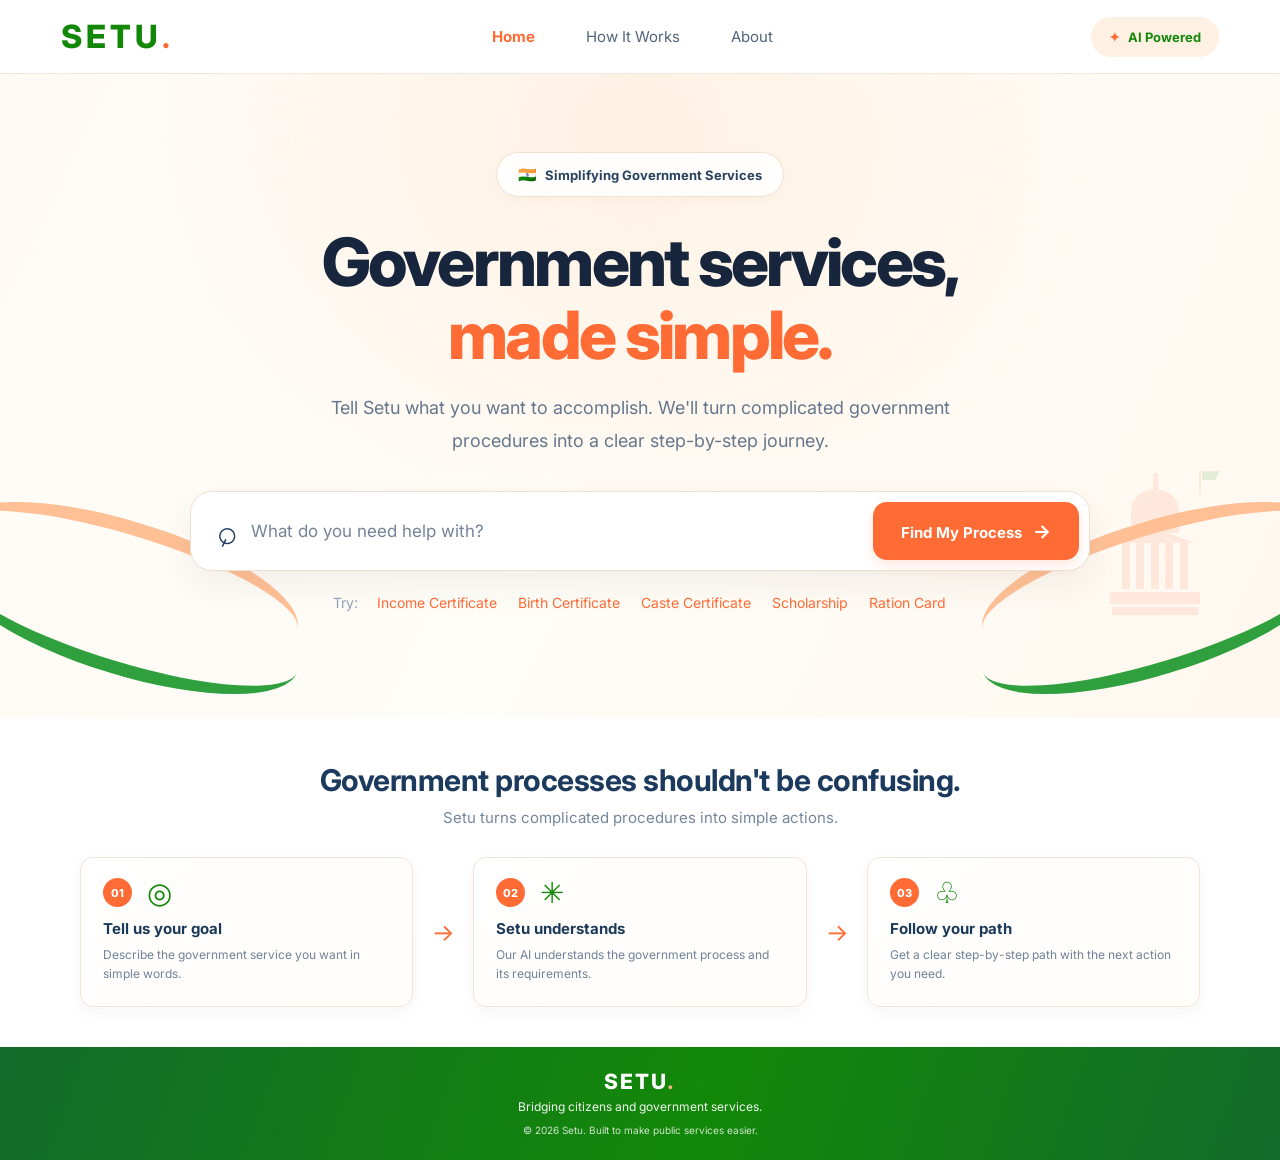
<file: index.html>
<!DOCTYPE html>
<html lang="en">
<head>
  <meta charset="UTF-8">
  <meta name="viewport" content="width=device-width, initial-scale=1.0">
  <title>Setu | Government Services Made Simple</title>
  <link rel="stylesheet" href="style.css">
</head>
<body>
  <header class="navbar">
    <a class="logo" href="#home" aria-label="Setu home">SE<span>TU</span><b>.</b></a>
    <nav aria-label="Main navigation">
      <a class="active" href="#home">Home</a>
      <a href="#how-it-works">How It Works</a>
      <a href="#about">About</a>
    </nav>
    <div class="ai-pill"><span>✦</span> AI Powered</div>
  </header>

  <main>
    <section class="hero" id="home">
      <div class="wave wave-left" aria-hidden="true">
        <span class="wave-orange"></span><span class="wave-green"></span>
      </div>
      <div class="wave wave-right" aria-hidden="true">
        <span class="wave-orange"></span><span class="wave-green"></span>
      </div>

      <div class="monument" aria-hidden="true">
        <div class="flag"></div>
        <div class="dome"></div>
        <div class="roof"></div>
        <div class="columns"><i></i><i></i><i></i><i></i><i></i></div>
        <div class="base"></div>
      </div>

      <div class="hero-content">
        <div class="badge"><span class="flag-emoji">🇮🇳</span> Simplifying Government Services</div>
        <h1>Government services,<br><span>made simple.</span></h1>
        <p class="hero-copy">Tell Setu what you want to accomplish. We'll turn complicated government<br class="desktop-break"> procedures into a clear step-by-step journey.</p>

        <form class="search-box" id="serviceForm">
          <span class="search-icon" aria-hidden="true">⌕</span>
          <input id="serviceInput" type="text" placeholder="What do you need help with?" aria-label="Government service you need" autocomplete="off">
          <button type="submit">Find My Process <span aria-hidden="true">→</span></button>
        </form>

        <div class="examples">
          <span class="try-label">Try:</span>
          <button type="button" data-service="Income Certificate">Income Certificate</button>
          <button type="button" data-service="Birth Certificate">Birth Certificate</button>
          <button type="button" data-service="Caste Certificate">Caste Certificate</button>
          <button type="button" data-service="Scholarship">Scholarship</button>
          <button type="button" data-service="Ration Card">Ration Card</button>
        </div>
        <p class="form-message" id="formMessage" role="status" aria-live="polite"></p>
      </div>
    </section>

    <section class="how-section" id="how-it-works">
      <div class="section-heading">
        <h2>Government processes shouldn't be confusing.</h2>
        <p>Setu turns complicated procedures into simple actions.</p>
      </div>

      <div class="steps">
        <article class="step-card">
          <div class="step-top"><span class="step-number">01</span><span class="step-icon" aria-hidden="true">◎</span></div>
          <h3>Tell us your goal</h3>
          <p>Describe the government service you want in simple words.</p>
        </article>
        <span class="step-arrow" aria-hidden="true">→</span>
        <article class="step-card">
          <div class="step-top"><span class="step-number">02</span><span class="step-icon" aria-hidden="true">✳</span></div>
          <h3>Setu understands</h3>
          <p>Our AI understands the government process and its requirements.</p>
        </article>
        <span class="step-arrow" aria-hidden="true">→</span>
        <article class="step-card">
          <div class="step-top"><span class="step-number">03</span><span class="step-icon" aria-hidden="true">♧</span></div>
          <h3>Follow your path</h3>
          <p>Get a clear step-by-step path with the next action you need.</p>
        </article>
      </div>
    </section>

    <section class="about-strip" id="about">
      <div class="about-mark">SETU<span>.</span></div>
      <p>Bridging citizens and government services.</p>
      <small>© 2026 Setu. Built to make public services easier.</small>
    </section>
  </main>

  <script src="script.js"></script>
</body>
</html>
</file>
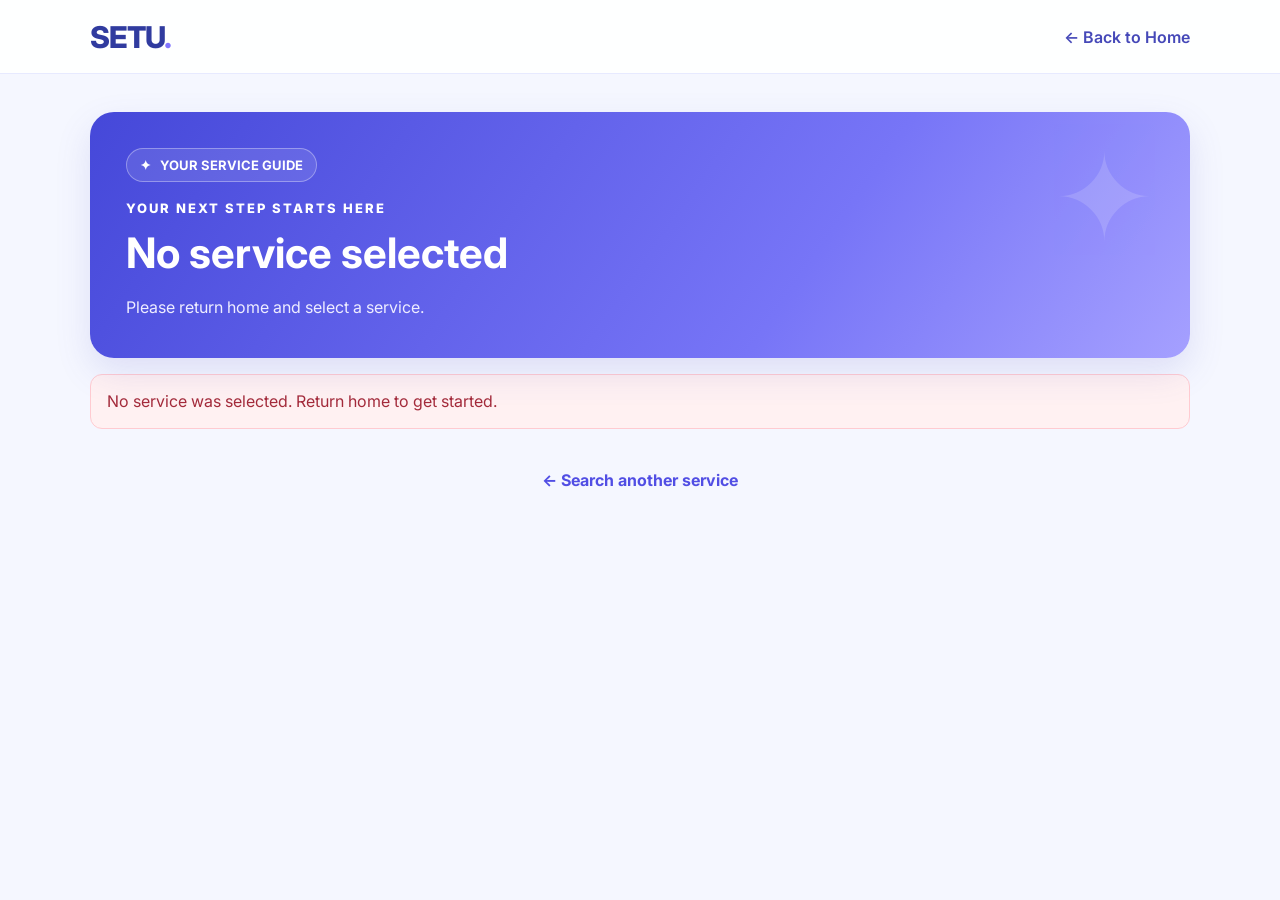
<file: result.html>
<!DOCTYPE html>
<html lang="en">
<head>
    <meta charset="UTF-8">
    <meta name="viewport" content="width=device-width, initial-scale=1.0">
    <title>SETU | Service Guide</title>
    <link rel="stylesheet" href="style.css">

    <style>
        body {
            margin: 0;
            background: #f5f7ff;
            color: #172554;
            font-family: Inter, "Segoe UI", Arial, sans-serif;
        }

        .navbar {
            display: flex;
            align-items: center;
            justify-content: space-between;
            padding: 20px 7%;
            background: rgba(255,255,255,.95);
            border-bottom: 1px solid #e7eaff;
        }

        .logo {
            color: #303b9f;
            font-size: 30px;
            font-weight: 800;
            text-decoration: none;
            letter-spacing: -1px;
        }

        .logo span { color: #8175ff; }

        .navbar > a:last-child {
            color: #4548b8;
            font-weight: 600;
            text-decoration: none;
        }

        .setu-results {
            width: min(1100px, 90%);
            margin: 38px auto 60px;
        }

        .setu-hero {
            position: relative;
            overflow: hidden;
            padding: 36px;
            border-radius: 24px;
            color: white;
            background: linear-gradient(125deg, #4548d9, #7775f7 65%, #a5a0ff);
            box-shadow: 0 14px 35px #5556c526;
        }

        .setu-hero::after {
            content: "✦";
            position: absolute;
            right: 35px;
            top: 12px;
            font-size: 120px;
            opacity: .15;
        }

        .setu-eyebrow {
            margin: 0 0 12px;
            font-size: 13px;
            font-weight: 800;
            letter-spacing: 2px;
            text-transform: uppercase;
        }

        .setu-hero h1 {
            margin: 0 0 12px;
            max-width: 750px;
            font-size: clamp(28px, 4vw, 42px);
            line-height: 1.2;
            overflow-wrap: anywhere;
        }

        .setu-hero p:last-child {
            margin-bottom: 0;
            color: #eeedff;
            line-height: 1.7;
        }

        .setu-status {
            display: inline-flex;
            align-items: center;
            gap: 8px;
            padding: 8px 13px;
            margin-bottom: 18px;
            border: 1px solid #ffffff55;
            border-radius: 30px;
            background: #ffffff1c;
            font-size: 13px;
            font-weight: 700;
        }

        .setu-grid {
            display: grid;
            grid-template-columns: minmax(0, 1.5fr) minmax(260px, .8fr);
            gap: 22px;
            margin-top: 24px;
            align-items: start;
        }

        .setu-column {
            display: grid;
            gap: 22px;
            min-width: 0;
        }

        .setu-card {
            padding: 26px;
            border: 1px solid #e8eaff;
            border-radius: 20px;
            background: white;
            box-shadow: 0 8px 25px #343c7810;
        }

        .setu-card h2 {
            margin: 0 0 8px;
            font-size: 21px;
            color: #242d74;
        }

        .setu-description {
            margin: 0 0 22px;
            color: #69718d;
            line-height: 1.7;
        }

        .setu-count {
            display: inline-flex;
            align-items: center;
            justify-content: center;
            min-width: 28px;
            height: 28px;
            padding: 0 7px;
            margin-left: 5px;
            border-radius: 9px;
            background: #eeefff;
            color: #5553d7;
            font-size: 13px;
            vertical-align: middle;
        }

        #documentsList {
            display: grid;
            gap: 12px;
            padding: 0;
            margin: 0;
            list-style: none;
        }

        #documentsList li {
            margin: 0;
            padding: 0;
        }

        #documentsList label {
            display: flex;
            align-items: flex-start;
            gap: 12px;
            padding: 15px;
            border: 1px solid #e7e9f7;
            border-radius: 13px;
            background: #fbfbff;
            cursor: pointer;
            line-height: 1.5;
            transition: border-color .2s, background .2s, transform .2s;
        }

        #documentsList label:hover {
            border-color: #aaa8ff;
            background: #f5f4ff;
            transform: translateY(-1px);
        }

        .document-checkbox {
            flex-shrink: 0;
            width: 18px;
            height: 18px;
            margin: 2px 0 0;
            accent-color: #5956e9;
            cursor: pointer;
        }

        #documentsList label:has(input:checked) {
            border-color: #8b87f8;
            background: #f0efff;
        }

        .setu-primary {
            width: 100%;
            padding: 15px 18px;
            margin-top: 20px;
            border: 0;
            border-radius: 12px;
            color: white;
            background: linear-gradient(100deg, #514ee4, #7773f4);
            box-shadow: 0 7px 16px #5753db2b;
            font-size: 15px;
            font-weight: 700;
            cursor: pointer;
            transition: transform .2s, box-shadow .2s;
        }

        .setu-primary:hover {
            transform: translateY(-2px);
            box-shadow: 0 10px 22px #5753db40;
        }

        .setu-primary:disabled {
            opacity: .65;
            cursor: wait;
            transform: none;
        }

        .setu-message {
            display: none;
            padding: 14px 16px;
            margin-top: 16px;
            border-radius: 12px;
            line-height: 1.6;
            overflow-wrap: anywhere;
        }

        .setu-message.visible { display: block; }

        .setu-message.success {
            color: #087443;
            border: 1px solid #b9efd2;
            background: #ecfff4;
        }

        .setu-message.warning {
            color: #92510b;
            border: 1px solid #ffdfad;
            background: #fff8eb;
        }

        .setu-message.error {
            color: #a42b3b;
            border: 1px solid #ffcbd1;
            background: #fff1f2;
        }

        .setu-steps {
            padding: 0;
            margin: 20px 0 0;
            list-style: none;
            counter-reset: steps;
        }

        .setu-steps li {
            position: relative;
            padding: 0 0 24px 48px;
            color: #47516f;
            line-height: 1.7;
            counter-increment: steps;
            overflow-wrap: anywhere;
        }

        .setu-steps li::before {
            content: counter(steps);
            position: absolute;
            left: 0;
            top: 0;
            display: grid;
            place-items: center;
            width: 32px;
            height: 32px;
            border-radius: 50%;
            color: #514ee4;
            background: #edecff;
            font-weight: 800;
        }

        .setu-steps li:not(:last-child)::after {
            content: "";
            position: absolute;
            left: 15px;
            top: 36px;
            bottom: 4px;
            width: 2px;
            background: #e2e1ff;
        }

        .setu-next {
            padding: 19px;
            border: 1px solid #d8f3e6;
            border-radius: 15px;
            background: linear-gradient(135deg, #effdf6, #f8fffc);
        }

        .setu-next h2 {
            color: #13754a;
        }

        #nextAction {
            margin: 10px 0 0;
            color: #315c4c;
            line-height: 1.7;
            overflow-wrap: anywhere;
        }

        .setu-note {
            padding: 17px;
            border-radius: 14px;
            color: #69718d;
            background: #eeefff;
            font-size: 13px;
            line-height: 1.7;
        }

        .setu-note strong {
            display: block;
            margin-bottom: 5px;
            color: #4548b8;
        }

        .setu-footer {
            padding: 25px 10px;
            text-align: center;
        }

        .setu-footer a {
            color: #514ee4;
            font-weight: 700;
            text-decoration: none;
        }

        .setu-footer a:hover { text-decoration: underline; }

        #errorMessage:empty { display: none; }

        @media (max-width: 760px) {
            .navbar { padding: 17px 5%; }
            .logo { font-size: 26px; }
            .setu-results { width: 92%; margin-top: 22px; }
            .setu-hero { padding: 27px 23px; border-radius: 19px; }
            .setu-hero::after { right: 10px; font-size: 80px; }
            .setu-grid { grid-template-columns: 1fr; }
            .setu-card { padding: 21px; }
            .navbar > a:last-child { font-size: 13px; }
        }

        @media (prefers-reduced-motion: reduce) {
            *, *::before, *::after {
                transition: none !important;
                scroll-behavior: auto !important;
            }
        }
    </style>
</head>
<body>
    <header class="navbar">
        <a href="index.html" class="logo">SETU<span>.</span></a>
        <a href="index.html">← Back to Home</a>
    </header>

    <main class="setu-results">
        <section class="setu-hero">
            <div class="setu-status">✦ &nbsp; YOUR SERVICE GUIDE</div>
            <p class="setu-eyebrow">Your next step starts here</p>
            <h1 id="serviceTitle">Loading your government process...</h1>
            <p id="serviceMessage" role="status" aria-live="polite">
                Please wait while we prepare your guide.
            </p>
        </section>

        <p id="errorMessage" class="setu-message error" role="alert"></p>

        <section id="processDetails" hidden>
            <div class="setu-grid">
                <div class="setu-column">
                    <section class="setu-card">
                        <h2>📋 Required Documents</h2>
                        <p class="setu-description">
                            Tick the documents you already have. We’ll help you
                            identify what’s still missing.
                        </p>

                        <ul id="documentsList"></ul>

                        <button id="checkDocumentsButton"
                                class="setu-primary"
                                type="button">
                            Check My Documents →
                        </button>

                        <p id="documentCheckMessage"
                           class="setu-message"
                           role="status"
                           aria-live="polite"></p>
                    </section>

                    <section class="setu-card">
                        <h2>🪜 Application Process</h2>
                        <p class="setu-description">
                            Follow these steps to understand what to do next.
                        </p>
                        <ol id="stepsList" class="setu-steps"></ol>
                    </section>
                </div>

                <aside class="setu-column">
                    <section class="setu-card setu-next">
                        <h2>✨ Your Next Action</h2>
                        <p id="nextAction">Preparing your next step...</p>
                    </section>

                    <section class="setu-card">
                        <h2>💡 Before You Apply</h2>
                       <p class="setu-description" style="margin: 12px 0 0;">
    Keep clear copies of your documents ready and verify the latest
    requirements before applying.
</p>

<div style="display: flex; flex-direction: column; gap: 12px; margin-top: 18px;">
    <a href="https://ts.meeseva.telangana.gov.in/meeseva/home.htm"
       target="_blank"
       rel="noopener noreferrer"
       class="setu-primary"
       style="display: block; text-align: center; text-decoration: none;">
        Telangana MeeSeva ↗
    </a>

    <a href="https://www.india.gov.in/services"
       target="_blank"
       rel="noopener noreferrer"
       class="setu-primary"
       style="display: block; text-align: center; text-decoration: none;">
        Central Government Services ↗
    </a>
</div>
                    </section>

                    <div class="setu-note">
                        <strong>🛡️ A helpful reminder</strong>
                        Requirements, fees and processing times can change.
                        Confirm the latest details with the relevant official
                        government department before applying.
                    </div>
                </aside>
            </div>
        </section>

        <footer class="setu-footer">
            <a href="index.html">← Search another service</a>
        </footer>
    </main>

    <script>
        const params = new URLSearchParams(window.location.search);
        const service = params.get("service") || "";

        const serviceTitle = document.getElementById("serviceTitle");
        const serviceMessage = document.getElementById("serviceMessage");
        const processDetails = document.getElementById("processDetails");
        const documentsList = document.getElementById("documentsList");
        const stepsList = document.getElementById("stepsList");
        const nextAction = document.getElementById("nextAction");
        const errorMessage = document.getElementById("errorMessage");
        const checkButton = document.getElementById("checkDocumentsButton");
        const checkMessage = document.getElementById("documentCheckMessage");

        function showMessage(element, text, type) {
            element.textContent = text;
            element.className = "setu-message visible " + type;
        }

        async function loadProcess() {
            if (!service) {
                serviceTitle.textContent = "No service selected";
                serviceMessage.textContent =
                    "Please return home and select a service.";
                showMessage(
                    errorMessage,
                    "No service was selected. Return home to get started.",
                    "error"
                );
                return;
            }

          try {
    const query = new URLSearchParams();
    query.append("service", service);

    const response = await fetch(
        "https://setu-backend-a3o9.onrender.com/process?" +
        query.toString()
    );

                const data = await response.json();

                if (!response.ok || data.error) {
                    throw new Error(data.error || "Unable to load this service.");
                }

                serviceTitle.textContent = data.name + " Process";
                serviceMessage.textContent =
                    "Your guide to " + data.name +
                    " — review the documents and follow the steps below.";

                documentsList.replaceChildren();
                stepsList.replaceChildren();

                data.documents.forEach((documentName) => {
                    const item = document.createElement("li");
                    const label = document.createElement("label");
                    const checkbox = document.createElement("input");

                    checkbox.type = "checkbox";
                    checkbox.value = documentName;
                    checkbox.className = "document-checkbox";

                    label.appendChild(checkbox);
                    label.appendChild(
                        document.createTextNode(documentName)
                    );

                    item.appendChild(label);
                    documentsList.appendChild(item);
                });

                data.steps.forEach((step) => {
                    const item = document.createElement("li");
                    item.textContent = step;
                    stepsList.appendChild(item);
                });

                nextAction.textContent = data.next_action;
                processDetails.hidden = false;
            } catch (error) {
                serviceTitle.textContent = "Let's reconnect";
                serviceMessage.textContent =
                    "We couldn't load your service guide right now.";

                showMessage(
                    errorMessage,
                    "Unable to load the process. Make sure the Setu backend is running, then refresh this page.",
                    "error"
                );
                console.error("Process loading error:", error);
            }
        }

        checkButton.addEventListener("click", async () => {
            const selectedDocuments = Array.from(
                document.querySelectorAll(".document-checkbox:checked")
            ).map((checkbox) => checkbox.value);

            checkButton.disabled = true;
            checkButton.textContent = "Checking your documents...";

            showMessage(checkMessage, "Checking your documents...", "warning");

            try {
                const query = new URLSearchParams();
                query.append("service", service);

                selectedDocuments.forEach((documentName) => {
                    query.append("document", documentName);
                });

               const response = await fetch(
    "https://setu-backend-a3o9.onrender.com/check-documents?" +
    query.toString()
);

                const data = await response.json();

                if (!response.ok || data.error) {
                    throw new Error(data.error || "Unable to check documents.");
                }

                if (data.missing_documents.length === 0) {
                    showMessage(
                        checkMessage,
                        "✓ Amazing! You have all the required documents.",
                        "success"
                    );
                } else {
                    showMessage(
                        checkMessage,
                        "Still needed: " + data.missing_documents.join(", "),
                        "warning"
                    );
                }
            } catch (error) {
                showMessage(
                    checkMessage,
                    "Unable to check documents. Please make sure the backend is running.",
                    "error"
                );
                console.error("Document check error:", error);
            } finally {
                checkButton.disabled = false;
                checkButton.textContent = "Check My Documents →";
            }
        });

        loadProcess();
    </script>
</body>
</html>
</file>
<file: style.css>
@import url('https://fonts.googleapis.com/css2?family=Inter:wght@400;500;600;700;800&display=swap');

:root {
  --orange: #ff6b35;
  --green: #138808;
  --cream: #fffdf8;
  --navy: #18375b;
  --muted: #65778d;
  --line: #f0e2d5;
  --white: #ffffff;
}

* { box-sizing: border-box; }

html { scroll-behavior: smooth; }

body {
  margin: 0;
  font-family: 'Inter', Arial, sans-serif;
  color: var(--navy);
  background: #fff;
}

button, input { font: inherit; }

.navbar {
  height: 74px;
  padding: 0 clamp(22px, 4.8vw, 82px);
  display: flex;
  align-items: center;
  justify-content: space-between;
  gap: 24px;
  background: rgba(255,255,255,.96);
  border-bottom: 1px solid #f0e7df;
  position: relative;
  z-index: 10;
}

.logo {
  color: var(--green);
  font-size: 32px;
  line-height: 1;
  font-weight: 800;
  letter-spacing: 4px;
  text-decoration: none;
}
.logo span { color: var(--green); }
.logo b { color: var(--orange); }

.navbar nav {
  display: flex;
  align-items: center;
  justify-content: center;
  gap: clamp(24px, 4vw, 56px);
  margin-left: auto;
  margin-right: auto;
}
.navbar nav a {
  color: #52657b;
  text-decoration: none;
  font-size: 15px;
  transition: color .2s ease;
}
.navbar nav a:hover, .navbar nav a.active {
  color: var(--orange);
  font-weight: 700;
}

.ai-pill {
  background: #fff0e4;
  color: var(--green);
  border-radius: 999px;
  padding: 12px 18px;
  font-size: 13px;
  font-weight: 700;
  white-space: nowrap;
}
.ai-pill span { color: var(--orange); margin-right: 5px; }

.hero {
  min-height: 610px;
  position: relative;
  overflow: hidden;
  isolation: isolate;
  background:
    radial-gradient(ellipse at 50% 10%, rgba(255,226,202,.46), transparent 53%),
    linear-gradient(115deg, #fffaf4 0%, var(--cream) 48%, #fff8ef 100%);
}
.hero-content {
  width: min(900px, calc(100% - 40px));
  margin: 0 auto;
  padding: 78px 0 70px;
  position: relative;
  z-index: 3;
  text-align: center;
}
.badge {
  display: inline-flex;
  align-items: center;
  gap: 8px;
  padding: 12px 21px;
  border: 1px solid #f1dfd0;
  background: rgba(255,255,255,.9);
  border-radius: 999px;
  color: #28415e;
  font-size: 13px;
  font-weight: 700;
  box-shadow: 0 3px 12px rgba(79,54,35,.025);
}
.flag-emoji { font-size: 15px; }

.hero h1 {
  margin: 29px 0 20px;
  font-size: clamp(42px, 5.2vw, 68px);
  line-height: 1.1;
  letter-spacing: -2.7px;
  font-weight: 800;
  color: #17263d;
}
.hero h1 span { color: var(--orange); }

.hero-copy {
  margin: 0 auto;
  max-width: 760px;
  color: var(--muted);
  font-size: 18px;
  line-height: 1.8;
}

.search-box {
  width: min(900px, 100%);
  min-height: 80px;
  margin: 34px auto 0;
  padding: 9px 10px 9px 24px;
  display: flex;
  align-items: center;
  gap: 15px;
  border: 1px solid #f0dfd0;
  border-radius: 22px;
  background: #fff;
  box-shadow: 0 14px 35px rgba(72, 62, 44, .07);
}
.search-icon {
  font-size: 35px;
  color: var(--navy);
  transform: rotate(-20deg);
  line-height: 1;
}
.search-box input {
  min-width: 0;
  flex: 1;
  border: 0;
  outline: 0;
  background: transparent;
  color: #263d57;
  font-size: 17px;
  padding: 12px 0;
}
.search-box input::placeholder { color: #758398; opacity: 1; }
.search-box:focus-within {
  border-color: #f7a17d;
  box-shadow: 0 0 0 4px rgba(255,107,53,.09), 0 14px 35px rgba(72,62,44,.07);
}
.search-box button {
  min-height: 58px;
  padding: 0 28px;
  flex-shrink: 0;
  border: 0;
  border-radius: 14px;
  background: var(--orange);
  color: #fff;
  font-weight: 700;
  font-size: 15px;
  cursor: pointer;
  box-shadow: 0 5px 12px rgba(255,107,53,.16);
  transition: transform .2s ease, background .2s ease;
}
.search-box button:hover { background: #f35c27; transform: translateY(-1px); }
.search-box button span { margin-left: 7px; font-size: 19px; }

.examples {
  margin-top: 18px;
  display: flex;
  justify-content: center;
  align-items: center;
  flex-wrap: wrap;
  gap: 10px 17px;
}
.try-label { color: #91a0b1; font-size: 14px; }
.examples button {
  padding: 5px 2px;
  color: var(--orange);
  background: transparent;
  border: 0;
  cursor: pointer;
  font-size: 14px;
}
.examples button:hover { color: var(--green); text-decoration: underline; }
.form-message {
  min-height: 20px;
  margin: 12px 0 0;
  color: var(--green);
  font-size: 14px;
  font-weight: 600;
}

.wave {
  position: absolute;
  width: 330px;
  height: 180px;
  bottom: 27px;
  z-index: 1;
  opacity: .95;
}
.wave-left { left: -35px; }
.wave-right { right: -35px; transform: scaleX(-1); }
.wave span {
  position: absolute;
  left: -20px;
  width: 360px;
  height: 112px;
  border-radius: 50%;
  border: 0 solid transparent;
  transform: rotate(17deg);
}
.wave-orange {
  top: 10px;
  border-top: 14px solid #ffbd91 !important;
}
.wave-green {
  top: 52px;
  border-bottom: 13px solid #259b35 !important;
  transform: rotate(17deg) !important;
}

.monument {
  position: absolute;
  right: 5.5%;
  bottom: 102px;
  width: 110px;
  height: 145px;
  opacity: .11;
  z-index: 0;
}
.dome {
  position: absolute;
  left: 31px;
  top: 18px;
  width: 48px;
  height: 44px;
  border-radius: 50% 50% 0 0;
  background: var(--orange);
}
.dome::after {
  content: '';
  position: absolute;
  width: 5px;
  height: 18px;
  background: var(--orange);
  top: -16px;
  left: 22px;
}
.roof {
  position: absolute;
  top: 57px;
  left: 14px;
  width: 82px;
  height: 15px;
  background: var(--orange);
  clip-path: polygon(0 100%, 50% 0, 100% 100%);
}
.columns {
  position: absolute;
  top: 72px;
  left: 22px;
  width: 66px;
  display: flex;
  justify-content: space-between;
}
.columns i { height: 46px; width: 8px; background: var(--orange); }
.base {
  position: absolute;
  left: 10px;
  bottom: 12px;
  width: 90px;
  height: 12px;
  background: var(--orange);
  box-shadow: 0 13px 0 -2px var(--orange);
}
.flag {
  position: absolute;
  right: 9px;
  top: 0;
  height: 23px;
  border-left: 2px solid var(--orange);
}
.flag::after {
  content: '';
  position: absolute;
  left: 1px;
  top: 0;
  width: 18px;
  height: 9px;
  background: var(--green);
  clip-path: polygon(0 0,100% 0,75% 100%,0 100%);
}

.how-section {
  padding: 44px 24px 40px;
  background: #fff;
}
.section-heading { text-align: center; }
.section-heading h2 {
  margin: 0;
  color: #1c3a5d;
  font-size: clamp(23px, 2.5vw, 30px);
  letter-spacing: -.5px;
}
.section-heading p {
  margin: 10px 0 30px;
  color: #75869b;
  font-size: 15px;
}
.steps {
  width: min(1120px, 100%);
  margin: 0 auto;
  display: grid;
  grid-template-columns: 1fr 24px 1fr 24px 1fr;
  gap: 18px;
  align-items: center;
}
.step-card {
  min-height: 150px;
  padding: 20px 22px;
  border: 1px solid #f1e4d8;
  border-radius: 13px;
  background: linear-gradient(145deg, #fff 0%, #fffdf9 100%);
  box-shadow: 0 5px 16px rgba(63, 47, 29, .045);
}
.step-top { display: flex; align-items: center; gap: 15px; margin-bottom: 12px; }
.step-number {
  width: 29px;
  height: 29px;
  display: inline-flex;
  align-items: center;
  justify-content: center;
  border-radius: 50%;
  color: #fff;
  background: var(--orange);
  font-size: 11px;
  font-weight: 800;
}
.step-icon { color: var(--green); font-size: 29px; line-height: 1; }
.step-card h3 { margin: 0 0 7px; font-size: 15px; color: #1b3958; }
.step-card p { margin: 0; color: #718197; font-size: 12px; line-height: 1.6; }
.step-arrow { text-align: center; color: var(--orange); font-size: 24px; }

.about-strip {
  min-height: 100px;
  padding: 22px 20px;
  text-align: center;
  color: white;
  background: linear-gradient(110deg, #116b2b, #138808 55%, #116b2b);
}
.about-mark { font-size: 21px; font-weight: 800; letter-spacing: 2px; }
.about-mark span { color: #ffb184; }
.about-strip p { margin: 5px 0 4px; font-size: 12px; opacity: .94; }
.about-strip small { font-size: 10px; opacity: .8; }

@media (max-width: 760px) {
  .navbar { height: auto; min-height: 70px; padding: 16px 20px; flex-wrap: wrap; }
  .logo { font-size: 27px; }
  .navbar nav { order: 3; width: 100%; gap: 25px; margin: 4px 0 0; }
  .navbar nav a { font-size: 13px; }
  .ai-pill { padding: 10px 12px; font-size: 12px; }
  .hero { min-height: 570px; }
  .hero-content { padding-top: 62px; }
  .hero h1 { font-size: clamp(36px, 8vw, 52px); letter-spacing: -1.7px; }
  .hero-copy { font-size: 15px; line-height: 1.7; }
  .desktop-break { display: none; }
  .search-box { padding: 8px 9px 8px 15px; gap: 9px; border-radius: 17px; }
  .search-icon { font-size: 28px; }
  .search-box input { font-size: 14px; }
  .search-box button { min-height: 49px; padding: 0 13px; font-size: 12px; border-radius: 11px; }
  .search-box button span { margin-left: 2px; }
  .wave { opacity: .45; transform: scale(.72); transform-origin: bottom left; }
  .wave-right { transform: scaleX(-1) scale(.72); transform-origin: bottom right; }
  .monument { right: -10px; opacity: .06; }
  .steps { grid-template-columns: 1fr; gap: 13px; max-width: 480px; }
  .step-card { min-height: auto; }
  .step-arrow { transform: rotate(90deg); font-size: 20px; }
  .how-section { padding-top: 36px; }
}
@media (max-width: 430px) {
  .hero-content { width: calc(100% - 28px); padding-top: 45px; }
  .badge { padding: 10px 13px; font-size: 11px; }
  .hero h1 { font-size: 35px; }
  .search-box { flex-wrap: wrap; }
  .search-box input { flex: 1; width: calc(100% - 50px); }
  .search-box button { width: 100%; }
  .examples { gap: 7px 12px; }
  .examples button, .try-label { font-size: 12px; }
}
/* Frontend polish: accessibility and interactions */

/* Keep the desktop navigation visible while scrolling */
@media (min-width: 761px) {
  .navbar {
    position: sticky;
    top: 0;
  }
}

/* Make keyboard focus easy to see */
a:focus-visible,
button:focus-visible,
input:focus-visible {
  outline: 3px solid rgba(255, 107, 53, 0.7);
  outline-offset: 3px;
}

/* Smooth card interactions */
.step-card {
  transition: transform 0.2s ease, box-shadow 0.2s ease;
}

@media (hover: hover) {
  .step-card:hover {
    transform: translateY(-3px);
    box-shadow: 0 10px 24px rgba(24, 55, 91, 0.1);
  }
}

/* Respect reduced-motion preferences */
@media (prefers-reduced-motion: reduce) {
  *,
  *::before,
  *::after {
    scroll-behavior: auto !important;
    animation-duration: 0.01ms !important;
    animation-iteration-count: 1 !important;
    transition-duration: 0.01ms !important;
  }
}
</file>
